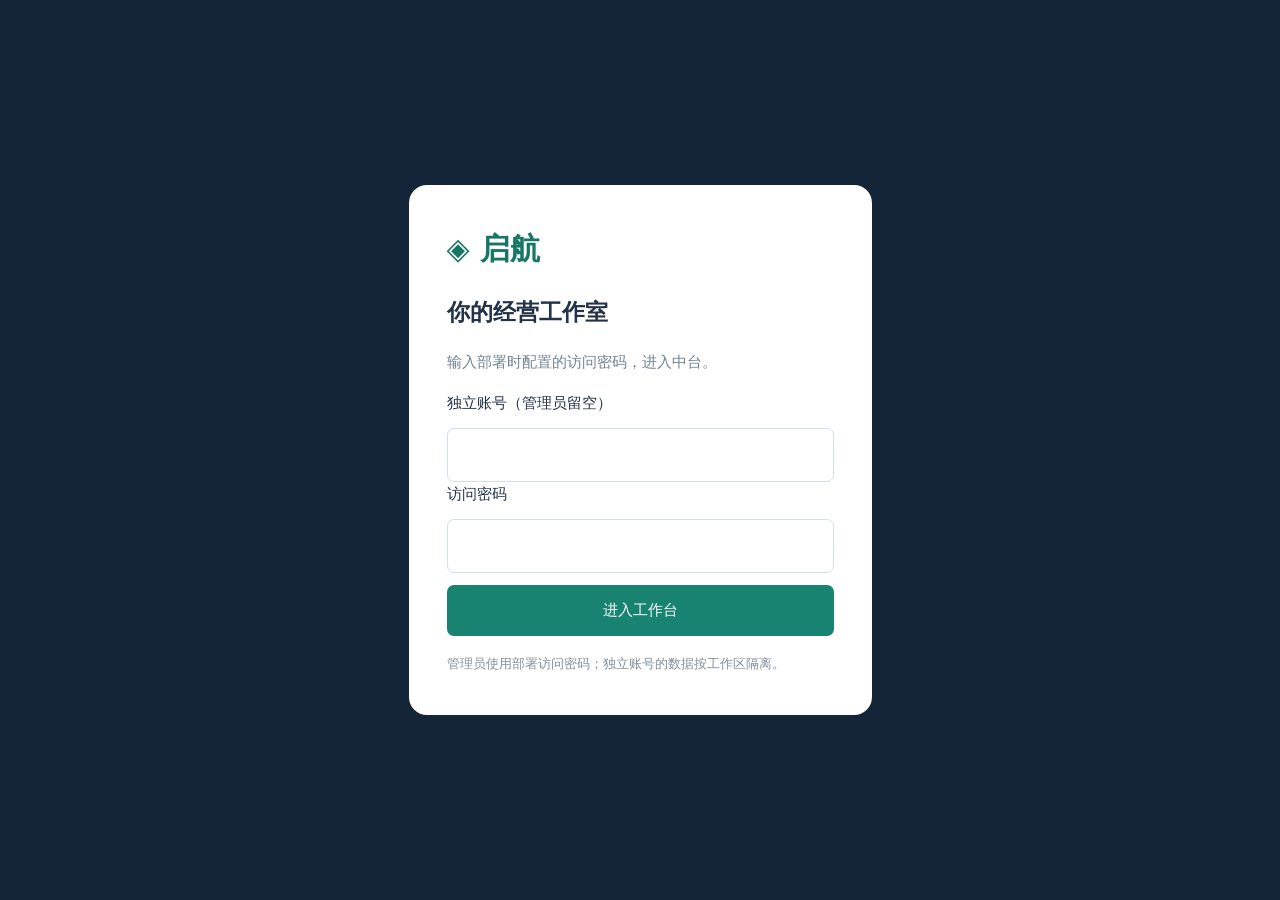
<file: web/login.html>
<!doctype html><html lang="zh-CN"><meta charset="utf-8"><meta name="viewport" content="width=device-width,initial-scale=1"><title>登录 · 启航经营中台</title><style>body{margin:0;background:#132536;color:#223247;font:15px/1.7 system-ui;min-height:100vh;display:grid;place-items:center}.box{background:white;border-radius:18px;padding:38px;max-width:390px;margin:20px}h1{margin:0;color:#167765}p{color:#718393}input,button{box-sizing:border-box;padding:13px;width:100%;border-radius:7px;font:inherit;margin-top:12px}input{border:1px solid #d5dfe6}button{background:#188370;color:white;border:0;cursor:pointer}#error{color:#b44747}label{display:block}small{color:#83909c}</style><main class="box"><h1>◈ 启航</h1><h2>你的经营工作室</h2><p>输入部署时配置的访问密码，进入中台。</p><form id="login"><label>独立账号（管理员留空）<input name="username" autocomplete="username"></label><label>访问密码<input name="password" type="password" autocomplete="current-password" required></label><button>进入工作台</button><p id="error" role="alert"></p></form><small>管理员使用部署访问密码；独立账号的数据按工作区隔离。</small></main><script>document.querySelector('#login').onsubmit=async e=>{e.preventDefault();let b=document.querySelector('button');b.disabled=true;try{let r=await fetch('/api/login',{method:'POST',headers:{'Content-Type':'application/json'},body:JSON.stringify({username:new FormData(e.target).get('username'),password:new FormData(e.target).get('password')})});let j=await r.json();if(!r.ok)throw Error(j.error);location.href='/'}catch(x){document.querySelector('#error').textContent=x.message}finally{b.disabled=false}};</script></html>
</file>
